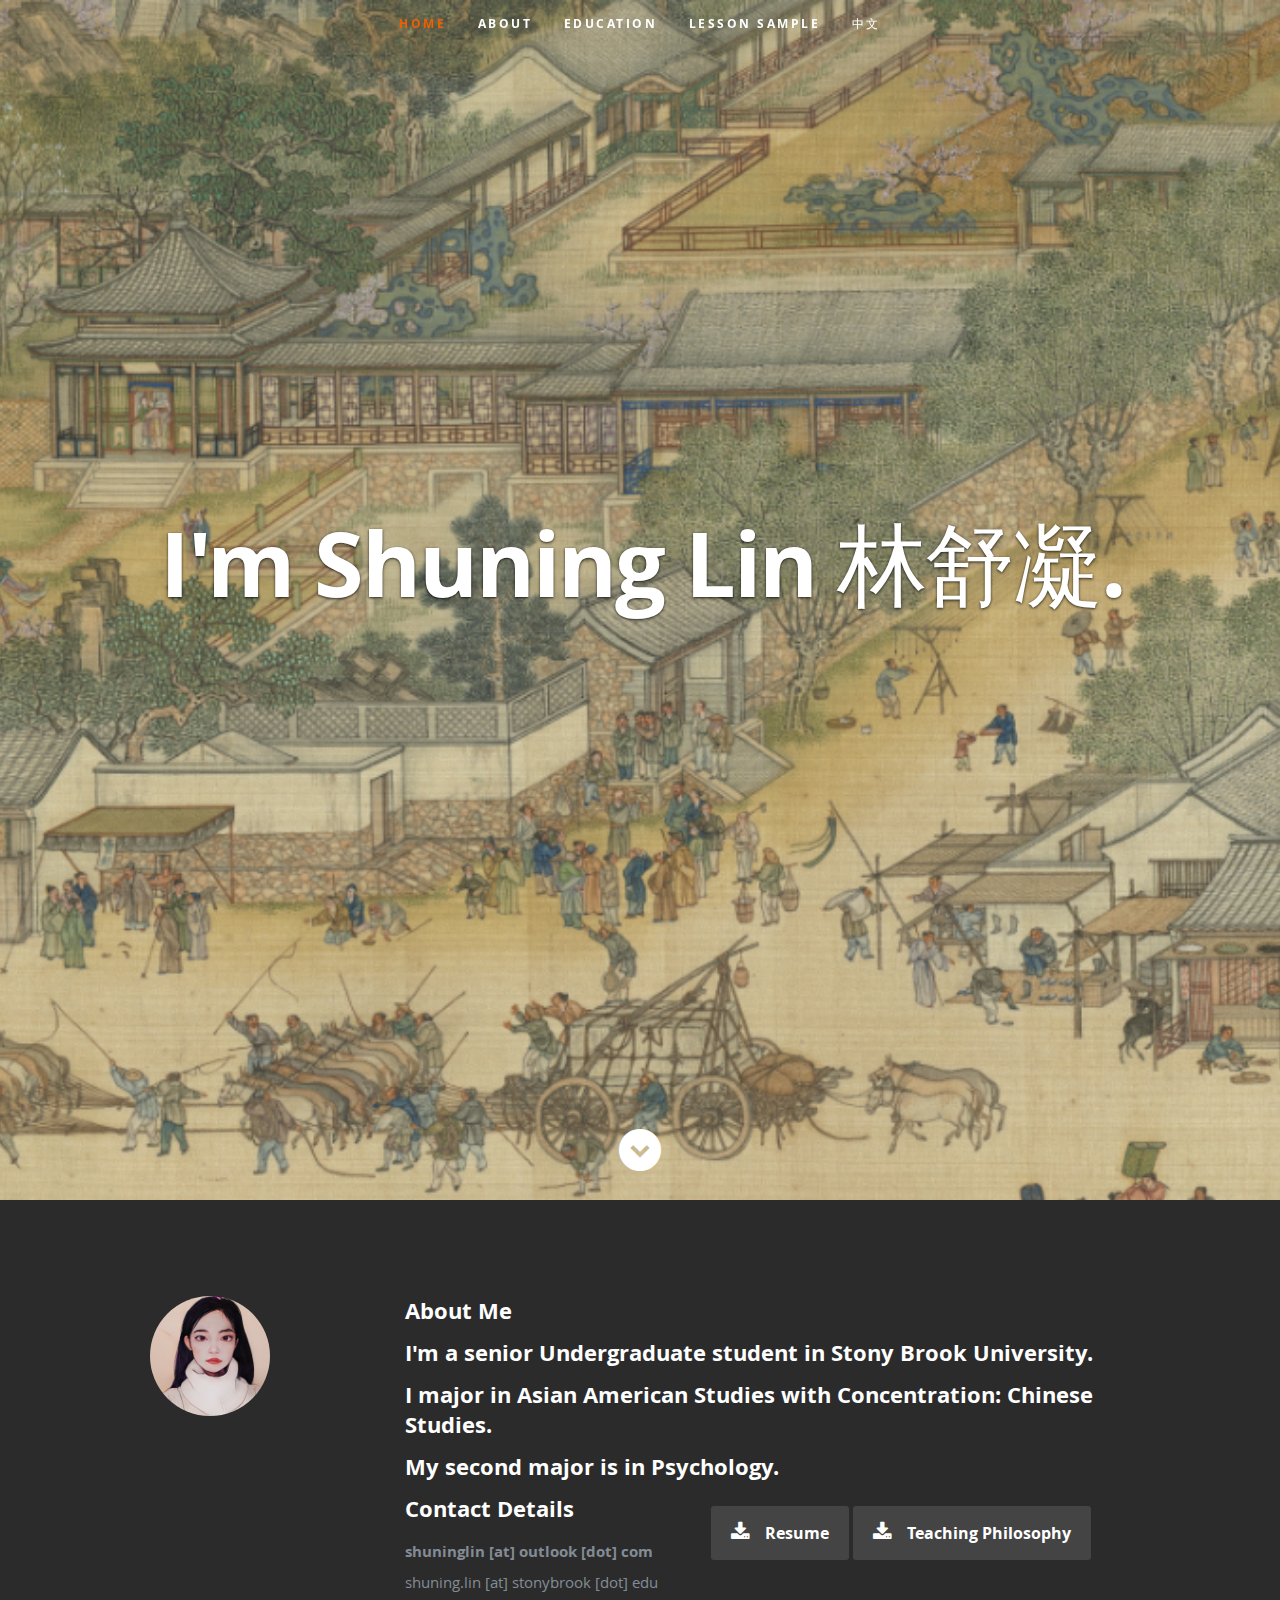
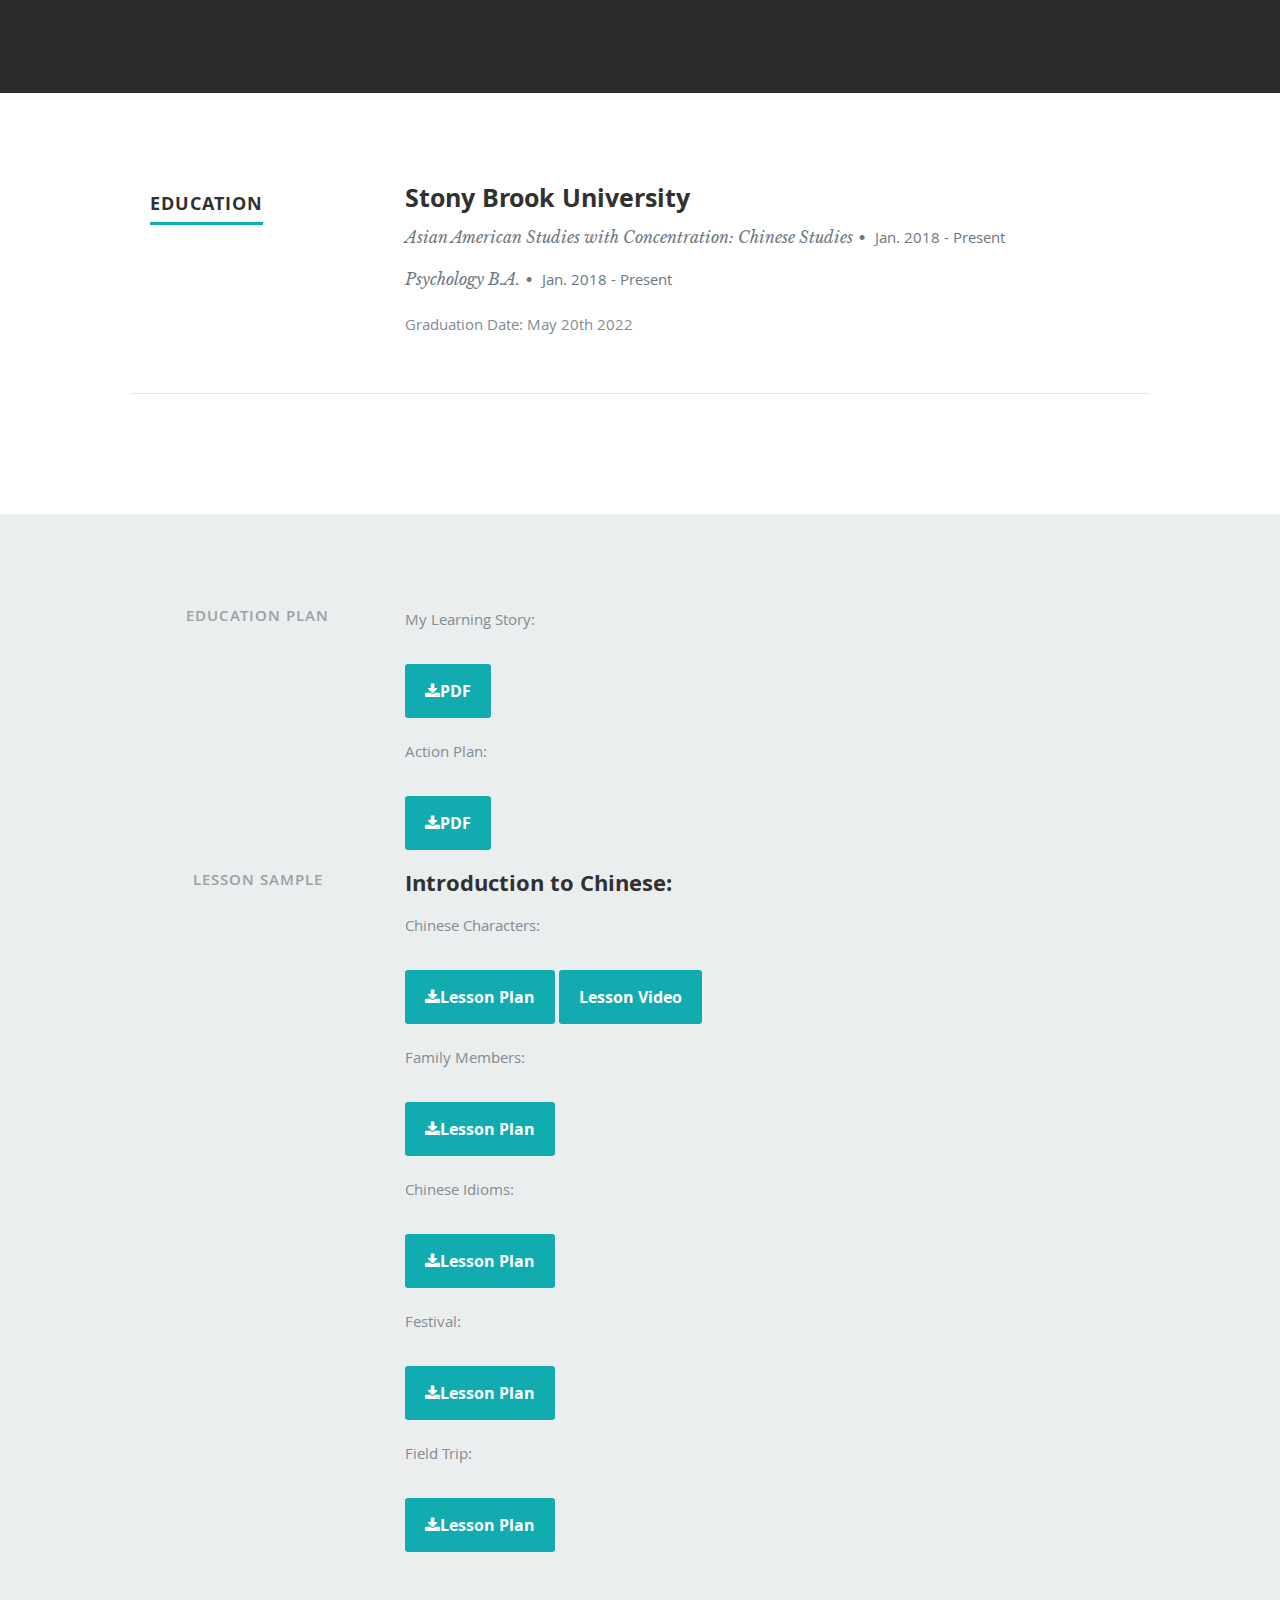
<file: index.html>
<!DOCTYPE html>
<!--[if lt IE 8 ]><html class="no-js ie ie7" lang="en"> <![endif]-->
<!--[if IE 8 ]><html class="no-js ie ie8" lang="en"> <![endif]-->
<!--[if (gte IE 8)|!(IE)]><!--><html class="no-js" lang="en"> <!--<![endif]-->
<head>

   <!--- Basic Page Needs
   ================================================== -->
   <meta charset="utf-8">
	<title>Shuning Lin</title>
	<meta name="description" content="">
	<meta name="author" content="">

   <!-- Mobile Specific Metas
   ================================================== -->
	<meta name="viewport" content="width=device-width, initial-scale=1, maximum-scale=1">

	<!-- CSS
    ================================================== -->
   <link rel="stylesheet" href="css/default.css">
   <link rel="stylesheet" href="css/layout.css">
   <link rel="stylesheet" href="css/media-queries.css">
   <link rel="stylesheet" href="css/magnific-popup.css">
   <link rel="stylesheet" href="css/academicons/css/academicons.min.css"/>
   <!-- Script
   ================================================== -->
	<script src="js/modernizr.js"></script>

   <!-- Favicons
	================================================== -->
	<link rel="shortcut icon" href="images/BCIcon.png" >

</head>

<body>

   <!-- Header
   ================================================== -->
   <header id="home">

      <nav id="nav-wrap">

         <a class="mobile-btn" href="#nav-wrap" title="Show navigation">Show navigation</a>
	      <a class="mobile-btn" href="#" title="Hide navigation">Hide navigation</a>

         <ul id="nav" class="nav">
            <li class="current"><a class="smoothscroll" href="#home">Home</a></li>
            <li><a class="smoothscroll" href="#about">About</a></li>
            <li><a class="smoothscroll" href="#education">Education</a></li>
            <li><a class="smoothscroll" href="#works">Lesson Sample</a></li>
            <li><a class="smoothscroll" href="index_cn.html">中文</a></li>
         </ul> <!-- end #nav -->

      </nav> <!-- end #nav-wrap -->

      <div class="row banner">
         <div class="banner-text">
            <h1 class="responsive-headline">I'm Shuning Lin 林舒凝.</h1>

            <hr />
         </div>
      </div>

      <p class="scrolldown">
         <a class="smoothscroll" href="#about"><i class="icon-down-circle"></i></a>
      </p>

   </header> <!-- Header End -->


   <!-- About Section
   ================================================== -->
   <section id="about">

      <div class="row">

         <div class="three columns">
           <img class="profile-pic"  src="images/profilepic.png" />

         </div>

         <div class="nine columns main-col">

            <h2>About Me</h2>


            <h2>I'm a senior Undergraduate student in <span>Stony Brook University</span>.</h2>
            <h2>I major in Asian American Studies with Concentration: Chinese Studies.</h2>
            <h2>My second major is in Psychology.</h2>
            <div class="row">

               <div class="columns contact-details">

                  <h2>Contact Details</h2>
                    <b><span>shuninglin [at] outlook [dot] com</span></b>
                    <span>shuning.lin [at] stonybrook [dot] edu</span>
					   </p>

               </div>

               <div class="columns download">
                 <p>
                    <a href="files/CV_Shuning_Lin_04102022.pdf" class="button" target="_blank"><i class="fa fa-download"></i>Resume</a>
                    <a href="files/teachingphilosophy.pdf" class="button" target="_blank"><i class="fa fa-download"></i>Teaching Philosophy</a>
                 </p>
               </div>
            </div> <!-- end row -->
         </div> <!-- end .main-col -->
      </div>

   </section> <!-- About Section End-->


   <!-- Education Section
   ================================================== -->
   <section id="education">

      <div class="row education">

         <div class="three columns header-col">
            <h1><span>Education</span></h1>
         </div>

         <div class="nine columns main-col">

            <div class="row item">

               <div class="twelve columns">

                  <h3>Stony Brook University</h3>
                  <p class="info">Asian American Studies with Concentration: Chinese Studies<span>&bull;</span> <em class="date">Jan. 2018 - Present</em></p>
                  <p class="info">Psychology B.A.<span>&bull;</span> <em class="date">Jan. 2018 - Present</em></p>
                  <p>Graduation Date: May 20th 2022</p>

               </div>

            </div> <!-- item end -->

         </div> <!-- main-col end -->

      </div> <!-- End Education -->

   </section> <!-- Education Section End-->
   <!-- Education Section
   ================================================== -->

   <section id="works">
     <!-- education plan
     ----------------------------------------------- -->
     <div class="row works">

        <div class="three columns header-col">
           <h1><span>Education Plan</span></h1>
        </div>

        <div class="nine columns main-col">

            <p>My Learning Story:</p>
            <a href="files/learningstory.pdf" class="button" target="_blank"><i class="fa fa-download"></i>PDF</a>
            <p>Action Plan:</p>
            <a href="files/actionplan.pdf" class="button" target="_blank"><i class="fa fa-download"></i>PDF</a>


        </div> <!-- main-col end -->

     </div> <!-- End education plan -->
      <!-- lessonsample
      ----------------------------------------------- -->
      <div class="row works">

         <div class="three columns header-col">
            <h1><span>Lesson Sample</span></h1>
         </div>

         <div class="nine columns main-col">

                 <h3>Introduction to Chinese:</h3>
                 <p>Chinese Characters:</p>
                 <a href="files/lp_chinesecharacters.pdf" class="button" target="_blank"><i class="fa fa-download"></i>Lesson Plan</a>
                 <a href="https://youtu.be/c7vZbNt7RQk" class="button" target="_blank">Lesson Video</a>
                 <p>Family Members:</p>
                 <a href="files/lp_familymembers.pdf" class="button" target="_blank"><i class="fa fa-download"></i>Lesson Plan</a>
                 <p>Chinese Idioms:</p>
                 <a href="files/lp_chinese_idiom.pdf" class="button" target="_blank"><i class="fa fa-download"></i>Lesson Plan</a>
                 <p>Festival:</p>
                 <a href="files/lp_festival.pdf" class="button" target="_blank"><i class="fa fa-download"></i>Lesson Plan</a>
                 <p>Field Trip:</p>
                 <a href="files/worksample_05172022.pdf" class="button" target="_blank"><i class="fa fa-download"></i>Lesson Plan</a>


         </div> <!-- main-col end -->

      </div> <!-- End lessonsample -->

   </section> <!-- lessonsample Section End-->
</body>

</html>
</file>
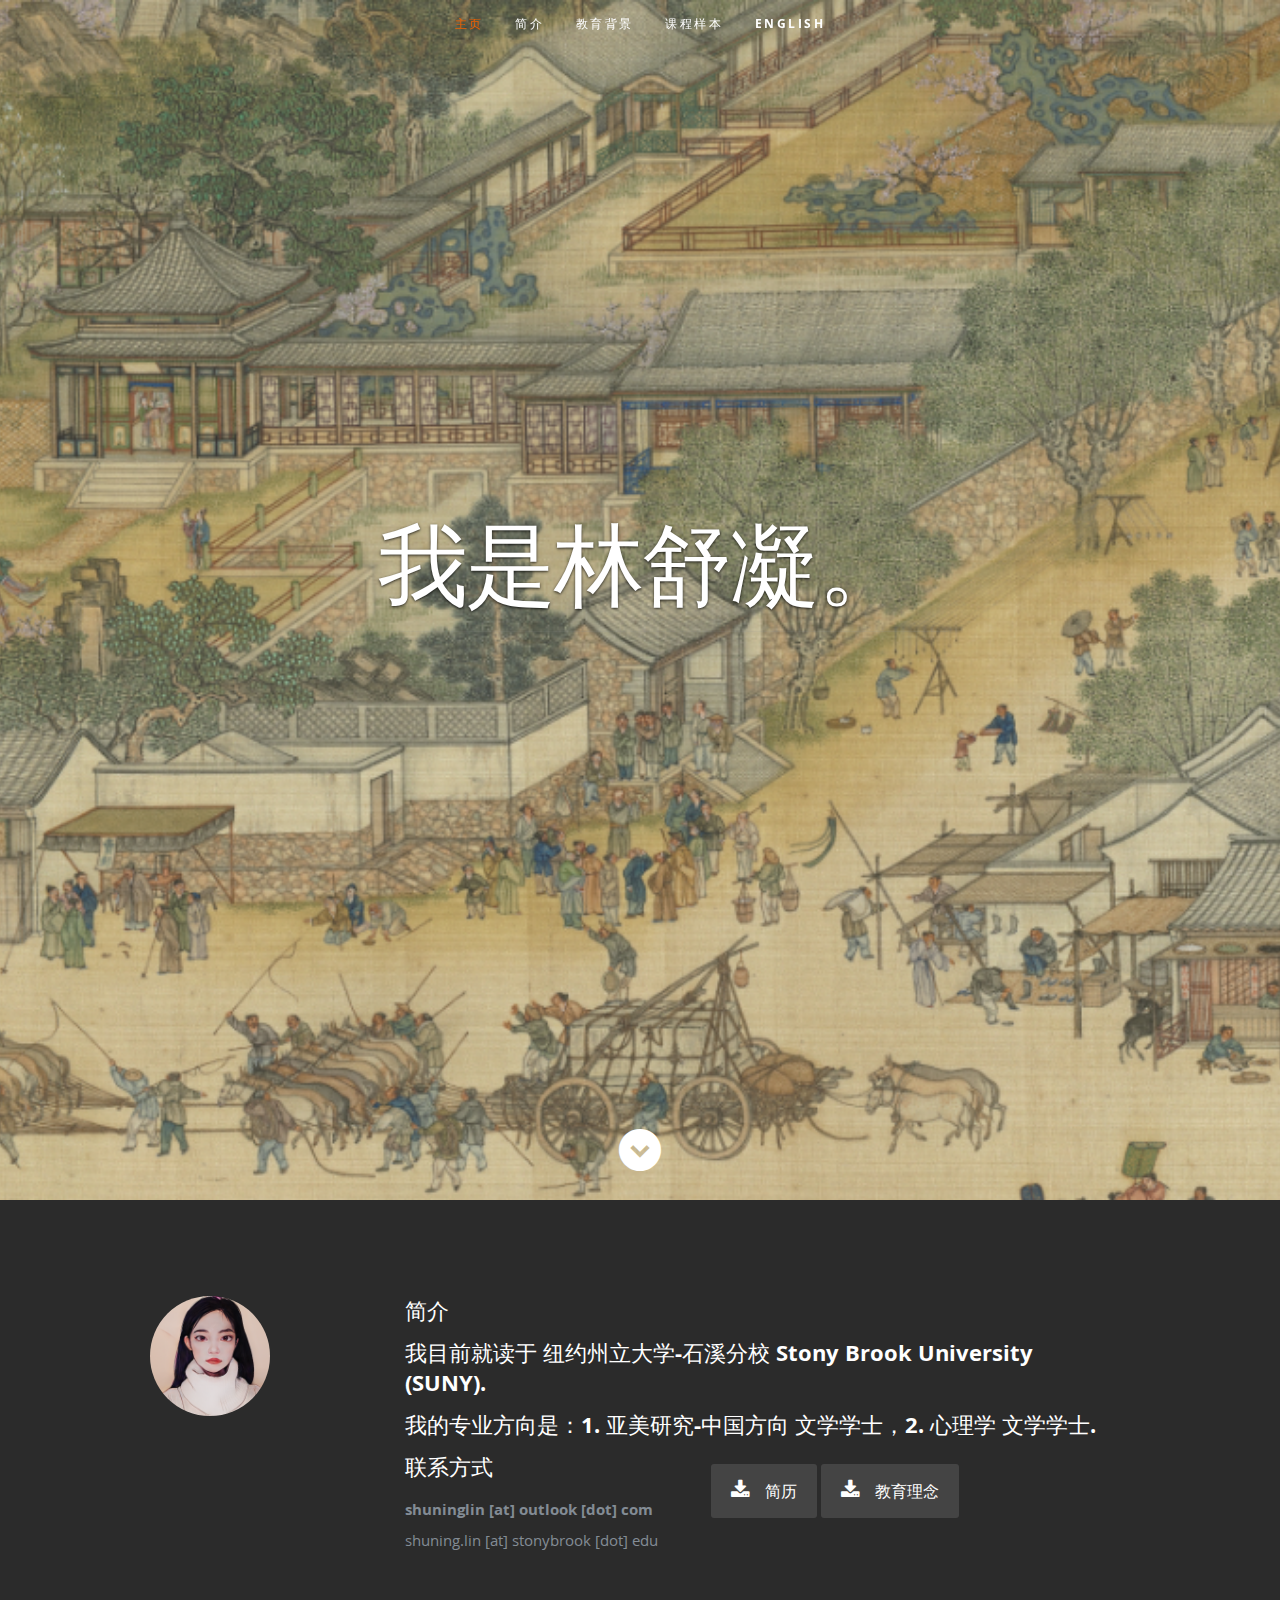
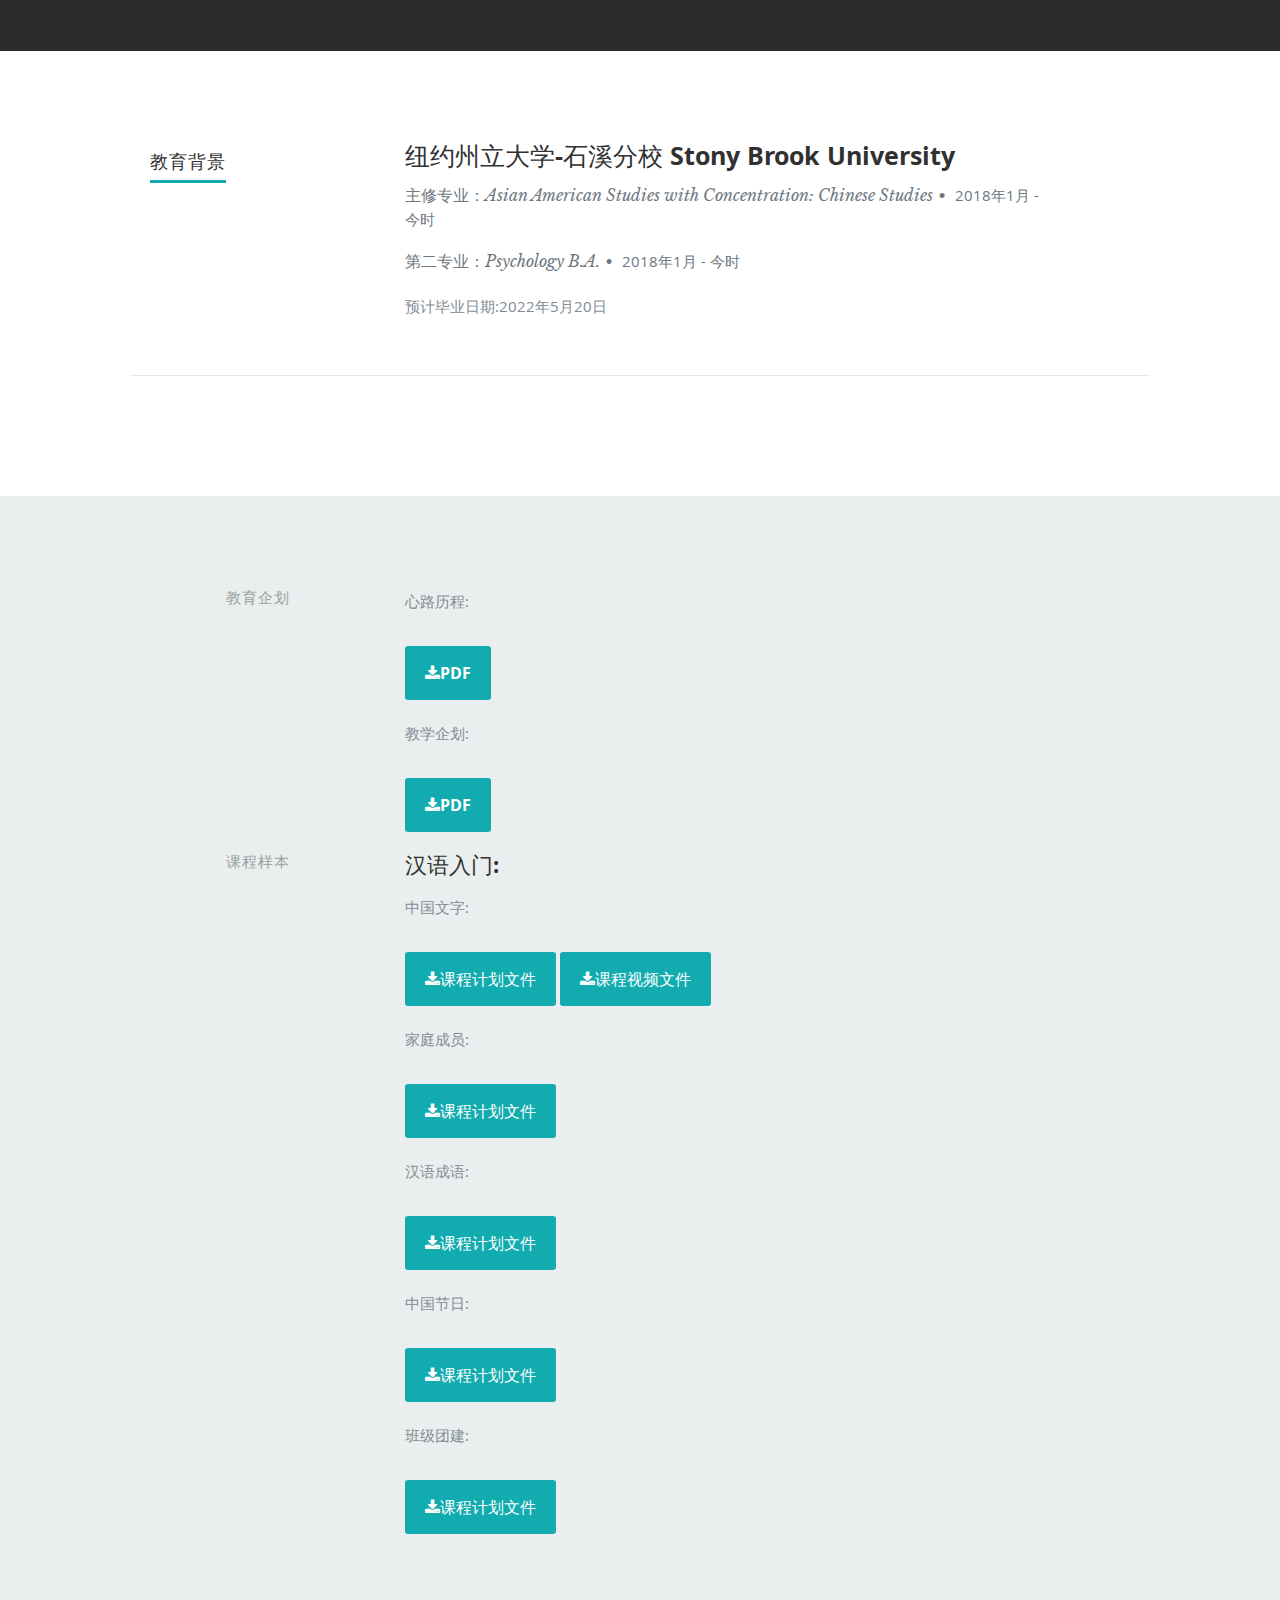
<file: index_cn.html>
<!DOCTYPE html>
<!--[if lt IE 8 ]><html class="no-js ie ie7" lang="en"> <![endif]-->
<!--[if IE 8 ]><html class="no-js ie ie8" lang="en"> <![endif]-->
<!--[if (gte IE 8)|!(IE)]><!--><html class="no-js" lang="en"> <!--<![endif]-->
<head>

   <!--- Basic Page Needs
   ================================================== -->
   <meta charset="utf-8">
	<title>林舒凝的个人主页</title>
	<meta name="description" content="">
	<meta name="author" content="">

   <!-- Mobile Specific Metas
   ================================================== -->
	<meta name="viewport" content="width=device-width, initial-scale=1, maximum-scale=1">

	<!-- CSS
    ================================================== -->
   <link rel="stylesheet" href="css/default.css">
	 <link rel="stylesheet" href="css/layout.css">
   <link rel="stylesheet" href="css/media-queries.css">
   <link rel="stylesheet" href="css/magnific-popup.css">
   <link rel="stylesheet" href="css/academicons/css/academicons.min.css"/>
   <!-- Script
   ================================================== -->
	<script src="js/modernizr.js"></script>

   <!-- Favicons
	================================================== -->
	<link rel="shortcut icon" href="images/BCIcon.png" >

</head>

<body>

   <!-- Header
   ================================================== -->
   <header id="home">

      <nav id="nav-wrap">

         <a class="mobile-btn" href="#nav-wrap" title="Show navigation">Show navigation</a>
	      <a class="mobile-btn" href="#" title="Hide navigation">Hide navigation</a>

         <ul id="nav" class="nav">
            <li class="current"><a class="smoothscroll" href="#home">主页</a></li>
            <li><a class="smoothscroll" href="#about">简介</a></li>
            <li><a class="smoothscroll" href="#education">教育背景</a></li>
            <li><a class="smoothscroll" href="#works">课程样本</a></li>
            <li><a class="smoothscroll" href="index.html">English</a></li>
         </ul> <!-- end #nav -->

      </nav> <!-- end #nav-wrap -->

      <div class="row banner">
         <div class="banner-text">
            <h1 class="responsive-headline">我是林舒凝。</h1>

            <hr />
         </div>
      </div>

      <p class="scrolldown">
         <a class="smoothscroll" href="#about"><i class="icon-down-circle"></i></a>
      </p>

   </header> <!-- Header End -->


   <!-- About Section
   ================================================== -->
   <section id="about">

      <div class="row">

         <div class="three columns">
           <img class="profile-pic"  src="images/profilepic.png" />

         </div>

         <div class="nine columns main-col">

            <h2>简介</h2>


            <h2>我目前就读于 <span>纽约州立大学-石溪分校 Stony Brook University (SUNY)</span>.</h2>
            <h2>我的专业方向是：1. 亚美研究-中国方向 文学学士，2. 心理学 文学学士.</h2>
            <div class="row">

               <div class="columns contact-details">

                  <h2>联系方式</h2>
                    <b><span>shuninglin [at] outlook [dot] com</span></b>
                    <span>shuning.lin [at] stonybrook [dot] edu</span>
					   </p>

               </div>

               <div class="columns download">
                 <p>
                    <a href="files/CV_Shuning_Lin_CN_04102022.pdf" class="button" target="_blank"><i class="fa fa-download"></i>简历</a>
                    <a href="files/teachingphilosophy.pdf" class="button" target="_blank"><i class="fa fa-download"></i>教育理念</a>
                 </p>
               </div>
            </div> <!-- end row -->
         </div> <!-- end .main-col -->
      </div>

   </section> <!-- About Section End-->


   <!-- Education Section
   ================================================== -->
   <section id="education">

      <div class="row education">

         <div class="three columns header-col">
            <h1><span>教育背景</span></h1>
         </div>

         <div class="nine columns main-col">

            <div class="row item">

               <div class="twelve columns">

                  <h3>纽约州立大学-石溪分校 Stony Brook University</h3>
                  <p class="info">主修专业：Asian American Studies with Concentration: Chinese Studies<span>&bull;</span> <em class="date"> 2018年1月 - 今时 </em></p>
                  <p class="info">第二专业：Psychology B.A.<span>&bull;</span> <em class="date"> 2018年1月 - 今时 </em></p>
                  <p>预计毕业日期:2022年5月20日</p>

               </div>

            </div> <!-- item end -->

         </div> <!-- main-col end -->

      </div> <!-- End Education -->

   </section> <!-- Education Section End-->
   <!-- Education Section
   ================================================== -->

   <section id="works">
     <!-- education plan
     ----------------------------------------------- -->
     <div class="row works">

        <div class="three columns header-col">
           <h1><span>教育企划</span></h1>
        </div>

        <div class="nine columns main-col">

            <p>心路历程:</p>
            <a href="files/learningstory.pdf" class="button" target="_blank"><i class="fa fa-download"></i>PDF</a>
            <p>教学企划:</p>
            <a href="files/actionplan.pdf" class="button" target="_blank"><i class="fa fa-download"></i>PDF</a>


        </div> <!-- main-col end -->

     </div> <!-- End education plan -->
      <!-- lessonsample
      ----------------------------------------------- -->
      <div class="row works">

         <div class="three columns header-col">
            <h1><span>课程样本</span></h1>
         </div>

         <div class="nine columns main-col">

                 <h3>汉语入门:</h3>
                 <p>中国文字:</p>
                 <a href="files/lp_chinesecharacters.pdf" class="button" target="_blank"><i class="fa fa-download"></i>课程计划文件</a>
                 <a href="https://youtu.be/c7vZbNt7RQk" class="button" target="_blank"><i class="fa fa-download"></i>课程视频文件</a>
                 <p>家庭成员:</p>
                 <a href="files/lp_familymembers.pdf" class="button" target="_blank"><i class="fa fa-download"></i>课程计划文件</a>
                 <p>汉语成语:</p>
                 <a href="files/lp_chinese_idiom.pdf" class="button" target="_blank"><i class="fa fa-download"></i>课程计划文件</a>
                 <p>中国节日:</p>
                 <a href="files/lp_festival.pdf" class="button" target="_blank"><i class="fa fa-download"></i>课程计划文件</a>
                 <p>班级团建:</p>
                 <a href="files/worksample_05172022.pdf" class="button" target="_blank"><i class="fa fa-download"></i>课程计划文件</a>


         </div> <!-- main-col end -->

      </div> <!-- End lessonsample -->

   </section> <!-- lessonsample Section End-->
</body>

</html>
</file>
<file: css/default.css>
/*
=====================================================================
*   Ceevee v1.0 Default Stylesheet
*   url: styleshout.com
*   03-17-2014
=====================================================================

TOC:
a. Webfonts and Icon fonts
b. Reset
c. Default Styles
   1. Basic
   2. Typography
   3. Links
   4. Images
   5. Buttons
   6. Forms
d. Grid
e. Others
   1. Clearing
   2. Misc

=====================================================================  */

/* ------------------------------------------------------------------ */
/* a. Webfonts and Icon fonts
 ------------------------------------------------------------------ */

@import url("fonts.css");
@import url("fontello/css/fontello.css");
@import url("font-awesome/css/font-awesome.min.css");

/* ------------------------------------------------------------------
/* b. Reset
      Adapted from:
      Normalize.css - https://github.com/necolas/normalize.css/
      HTML5 Doctor Reset - html5doctor.com/html-5-reset-stylesheet/
/* ------------------------------------------------------------------ */

html, body, div, span, object, iframe,
h1, h2, h3, h4, h5, h6, p, blockquote, pre,
abbr, address, cite, code,
del, dfn, em, img, ins, kbd, q, samp,
small, strong, sub, sup, var,
b, i,
dl, dt, dd, ol, ul, li,
fieldset, form, label, legend,
table, caption, tbody, tfoot, thead, tr, th, td,
article, aside, canvas, details, figcaption, figure,
footer, header, hgroup, menu, nav, section, summary,
time, mark, audio, video {
   margin: 0;
   padding: 0;
   border: 0;
   outline: 0;
   font-size: 100%;
   vertical-align: baseline;
   background: transparent;
}

article,aside,details,figcaption,figure,
footer,header,hgroup,menu,nav,section {
   display: block;
}

audio,
canvas,
video {
   display: inline-block;
}

audio:not([controls]) {
   display: none;
   height: 0;
}

[hidden] { display: none; }

code, kbd, pre, samp {
   font-family: monospace, serif;
   font-size: 1em;
}

pre {
   white-space: pre;
   white-space: pre-wrap;
   word-wrap: break-word;
}

blockquote, q { quotes: &#8220 &#8220; }

blockquote:before, blockquote:after,
q:before, q:after {
   content: '';
   content: none;
}

ins {
   background-color: #ff9;
   color: #000;
   text-decoration: none;
}

mark {
   background-color: #A7F4F6;
   color: #555;
}

del { text-decoration: line-through; }

abbr[title], dfn[title] {
   border-bottom: 1px dotted;
   cursor: help;
}

table {
   border-collapse: collapse;
   border-spacing: 0;
}


/* ------------------------------------------------------------------ */
/* c. Default and Basic Styles
      Adapted from:
      Skeleton CSS Framework - http://www.getskeleton.com/
      Typeplate Typographic Starter Kit - http://typeplate.com/
/* ------------------------------------------------------------------ */

/*  1. Basic  ------------------------------------------------------- */

*,
*:before,
*:after {
   -moz-box-sizing: border-box;
   -webkit-box-sizing: border-box;
   box-sizing: border-box;
}

html {
   font-size: 62.5%;
   -webkit-font-smoothing: antialiased;
}

body {
   background: #fff;
   font-family: 'opensans-regular', sans-serif;
   font-weight: normal;
   font-size: 15px;
   line-height: 30px;
	color: #838C95;

   -webkit-font-smoothing: antialiased; /* Fix for webkit rendering */
	-webkit-text-size-adjust: 100%;
}

/*  2. Typography
       Vertical rhythm with leading derived from 6
--------------------------------------------------------------------- */

h1, h2, h3, h4, h5, h6 {
   color: #313131;
	font-family: 'opensans-bold', sans-serif;
   font-weight: normal;
}
h1 a, h2 a, h3 a, h4 a, h5 a, h6 a { font-weight: inherit; }
h1 { font-size: 38px; line-height: 42px; margin-bottom: 12px; letter-spacing: -1px; }
h2 { font-size: 28px; line-height: 36px; margin-bottom: 6px; }
h3 { font-size: 22px; line-height: 30px; margin-bottom: 12px; }
h4 { font-size: 20px; line-height: 30px; margin-bottom: 6px; }
h5 { font-size: 18px; line-height: 30px; }
h6 { font-size: 14px; line-height: 30px; }
.subheader { }

p { margin: 0 0 30px 0; }
p img { margin: 0; }
p.lead {
   font: 19px/36px 'opensans-light', sans-serif;
   margin-bottom: 18px;
}

/* for 'em' and 'strong' tags, font-size and line-height should be same with
the body tag due to rendering problems in some browsers */
em { font: 15px/30px 'opensans-italic', sans-serif; }
strong, b { font: 15px/30px 'opensans-bold', sans-serif; }
small { font-size: 11px; line-height: inherit; }

/*	Blockquotes */
blockquote {
   margin: 30px 0px;
   padding-left: 40px;
   position: relative;
}
blockquote:before {
   content: "\201C";
   opacity: 0.45;
   font-size: 80px;
   line-height: 0px;
   margin: 0;
   font-family: arial, sans-serif;

   position: absolute;
   top:  30px;
	left: 0;
}
blockquote p {
   font-family: 'librebaskerville-italic', serif;
   padding: 0;
   font-size: 18px;
   line-height: 36px;
}
blockquote cite {
   display: block;
   font-size: 12px;
   font-style: normal;
   line-height: 18px;
}
blockquote cite:before { content: "\2014 \0020"; }
blockquote cite a,
blockquote cite a:visited { color: #8B9798; border: none }

/* ---------------------------------------------------------------------
/*  Pull Quotes Markup
/*
    <aside class="pull-quote">
		<blockquote>
			<p></p>
		</blockquote>
	 </aside>
/*
/* --------------------------------------------------------------------- */
.pull-quote {
   position: relative;
	padding: 18px 30px 18px 0px;
}
.pull-quote:before,
.pull-quote:after {
	height: 1em;
	opacity: 0.45;
	position: absolute;
	font-size: 80px;
   font-family: Arial, Sans-Serif;
}
.pull-quote:before {
	content: "\201C";
	top:  33px;
	left: 0;
}
.pull-quote:after {
	content: '\201D';
	bottom: -33px;
	right: 0;
}
.pull-quote blockquote {
   margin: 0;
}
.pull-quote blockquote:before {
   content: none;
}

/* Abbreviations */
abbr {
   font-family: 'opensans-bold', sans-serif;
	font-variant: small-caps;
	text-transform: lowercase;
   letter-spacing: .5px;
	color: gray;
}
abbr:hover { cursor: help; }

/* drop cap */
.drop-cap:first-letter {
	float: left;
	margin: 0;
	padding: 14px 6px 0 0;
	font-size: 84px;
	font-family: /* Copperplate */ 'opensans-bold', sans-serif;
   line-height: 60px;
	text-indent: 0;
	background: transparent;
	color: inherit;
}

hr { border: solid #E3E3E3; border-width: 1px 0 0; clear: both; margin: 11px 0 30px; height: 0; }


/*  3. Links  ------------------------------------------------------- */

a, a:visited {
   text-decoration: none;
   outline: 0;
   color: #11ABB0;

   -webkit-transition: color .3s ease-in-out;
   -moz-transition: color .3s ease-in-out;
   -o-transition: color .3s ease-in-out;
   transition: color .3s ease-in-out;
}
a:hover, a:focus { color: #313131; }
p a, p a:visited { line-height: inherit; }


/*  4. List  --------------------------------------------------------- */

ul, ol { margin-bottom: 24px; margin-top: 12px; }
ul { list-style: none outside; }
ol { list-style: decimal; }
ol, ul.square, ul.circle, ul.disc { margin-left: 30px; }
ul.square { list-style: square outside; }
ul.circle { list-style: circle outside; }
ul.disc { list-style: disc outside; }
ul ul, ul ol,
ol ol, ol ul { margin: 6px 0 6px 30px; }
ul ul li, ul ol li,
ol ol li, ol ul li { margin-bottom: 6px; }
li { line-height: 18px; margin-bottom: 12px; }
ul.large li { }
li p { }

/* ---------------------------------------------------------------------
/*  Stats Tab Markup

    <ul class="stats-tabs">
		<li><a href="#">[value]<b>[name]</b></a></li>
	 </ul>

    Extend this object into your markup.
/*
/* --------------------------------------------------------------------- */
.stats-tabs {
   padding: 0;
   margin: 24px 0;
}
.stats-tabs li {
	display: inline-block;
	margin: 0 10px 18px 0;
	padding: 0 10px 0 0;
	border-right: 1px solid #ccc;
}
.stats-tabs li:last-child {
	margin: 0;
	padding: 0;
	border: none;
}
.stats-tabs li a {
	display: inline-block;
	font-size: 22px;
	font-family: 'opensans-bold', sans-serif;
   border: none;
   color: #313131;
}
.stats-tabs li a:hover {
   color:#11ABB0;
}
.stats-tabs li a b {
	display: block;
	margin: 6px 0 0 0;
	font-size: 13px;
	font-family: 'opensans-regular', sans-serif;
   color: #8B9798;
}

/* definition list */
dl { margin: 12px 0; }
dt { margin: 0; color:#11ABB0; }
dd { margin: 0 0 0 20px; }

/* Lining Definition Style Markup */
.lining dt,
.lining dd {
	display: inline;
	margin: 0;
}
.lining dt + dt:before,
.lining dd + dt:before {
	content: "\A";
	white-space: pre;
}
.lining dd + dd:before {
	content: ", ";
}
.lining dd:before {
	content: ": ";
	margin-left: -0.2em;
}

/* Dictionary Definition Style Markup */
.dictionary-style dt {
	display: inline;
	counter-reset: definitions;
}
.dictionary-style dt + dt:before {
	content: ", ";
	margin-left: -0.2em;
}
.dictionary-style dd {
	display: block;
	counter-increment: definitions;
}
.dictionary-style dd:before {
	content: counter(definitions, decimal) ". ";
}

/* Pagination */
.pagination {
   margin: 36px auto;
   text-align: center;
}
.pagination ul li {
   display: inline-block;
   margin: 0;
   padding: 0;
}
.pagination .page-numbers {
   font: 15px/18px 'opensans-bold', sans-serif;
   display: inline-block;
   padding: 6px 10px;
   margin-right: 3px;
   margin-bottom: 6px;
	color: #6E757C;
	background-color: #E6E8EB;

	-webkit-transition: all 200ms ease-in-out;
	-moz-transition: all 200ms ease-in-out;
	-o-transition: all 200ms ease-in-out;
	-ms-transition: all 200ms ease-in-out;
	transition: all 200ms ease-in-out;

   -moz-border-radius: 3px;
   -webkit-border-radius: 3px;
   -khtml-border-radius: 3px;
	border-radius: 3px;
}
.pagination .page-numbers:hover {
   background: #838A91;
   color: #fff;
}
.pagination .current,
.pagination .current:hover {
   background-color: #11ABB0;
   color: #fff;
}
.pagination .inactive,
.pagination .inactive:hover {
   background-color: #E6E8EB;
	color: #A9ADB2;
}
.pagination .prev, .pagination .next {}

/*  5. Images  --------------------------------------------------------- */

img {
   max-width: 100%;
   height: auto;
}
img.pull-right { margin: 12px 0px 0px 18px; }
img.pull-left { margin: 12px 18px 0px 0px; }

/*  6. Buttons  --------------------------------------------------------- */

.button,
.button:visited,
button,
input[type="submit"],
input[type="reset"],
input[type="button"] {
   font: 16px/30px 'opensans-bold', sans-serif;
   background: #11ABB0;
   display: inline-block;
	text-decoration: none;
   letter-spacing: 0;
   color: #fff;
	padding: 12px 20px;
	margin-bottom: 18px;
   border: none;
   cursor: pointer;
   height: auto;

   -webkit-transition: all .2s ease-in-out;
	-moz-transition: all .2s ease-in-out;
	-o-transition: all .2s ease-in-out;
	-ms-transition: all .2s ease-in-out;
	transition: all .2s ease-in-out;

   -moz-border-radius: 3px;
   -webkit-border-radius: 3px;
   -khtml-border-radius: 3px;
   border-radius: 3px;
}

.button:hover,
button:hover,
input[type="submit"]:hover,
input[type="reset"]:hover,
input[type="button"]:hover {
   background: #3d4145;
   color: #fff;
}

.button:active,
button:active,
input[type="submit"]:active,
input[type="reset"]:active,
input[type="button"]:active {
   background: #3d4145;
   color: #fff;
}

.button.full-width,
button.full-width,
input[type="submit"].full-width,
input[type="reset"].full-width,
input[type="button"].full-width {
	width: 100%;
	padding-left: 0 !important;
	padding-right: 0 !important;
	text-align: center;
}

/* Fix for odd Mozilla border & padding issues */
button::-moz-focus-inner,
input::-moz-focus-inner {
    border: 0;
    padding: 0;
}


/*  7. Forms  --------------------------------------------------------- */

form { margin-bottom: 24px; }
fieldset { margin-bottom: 24px; }

input[type="text"],
input[type="password"],
input[type="email"],
textarea,
select {
   display: block;
   padding: 18px 15px;
   margin: 0 0 24px 0;
   border: 0;
   outline: none;
   vertical-align: middle;
   min-width: 225px;
	max-width: 100%;
   font-size: 15px;
   line-height: 24px;
	color: #647373;
	background: #D3D9D9;

}

/* select { padding: 0;
   width: 220px;
   } */

input[type="text"]:focus,
input[type="password"]:focus,
input[type="email"]:focus,
textarea:focus {
   color: #B3B7BC;
	background-color: #3d4145;
}

textarea { min-height: 220px; }

label,
legend {
   font: 16px/24px 'opensans-bold', sans-serif;
	margin: 12px 0;
   color: #3d4145;
   display: block;
}
label span,
legend span {
	color: #8B9798;
   font: 14px/24px 'opensans-regular', sans-serif;
}

input[type="checkbox"],
input[type="radio"] {
    font-size: 15px;
    color: #737373;
}

input[type="checkbox"] { display: inline; }

/* ------------------------------------------------------------------ */
/* d. Grid
---------------------------------------------------------------------
   gutter = 40px.
/* ------------------------------------------------------------------ */

/* default
--------------------------------------------------------------- */
.row {
   width: 96%;
   max-width: 1020px;
   margin: 0 auto;
}
/* fixed width for IE8 */
.ie .row { width: 1000px ; }

.narrow .row { max-width: 980px; }

.row .row { width: auto; max-width: none; margin: 0 -20px; }

/* row clearing */
.row:before,
.row:after {
    content: " ";
    display: table;
}
.row:after {
    clear: both;
}

.column, .columns {
   position: relative;
   padding: 0 20px;
   min-height: 1px;
   float: left;
}
.column.centered, .columns.centered  {
    float: none;
    margin: 0 auto;
}

/* removed gutters */
.row.collapsed > .column,
.row.collapsed > .columns,
.column.collapsed, .columns.collapsed  { padding: 0; }

[class*="column"] + [class*="column"]:last-child { float: right; }
[class*="column"] + [class*="column"].end { float: right; }

/* column widths */
.row .one         { width: 8.33333%; }
.row .two         { width: 16.66667%; }
.row .three       { width: 25%; }
.row .four        { width: 33.33333%; }
.row .five        { width: 41.66667%; }
.row .six         { width: 50%; }
.row .seven       { width: 58.33333%; }
.row .eight       { width: 66.66667%; }
.row .nine        { width: 75%; }
.row .ten         { width: 83.33333%; }
.row .eleven      { width: 91.66667%; }
.row .twelve      { width: 100%; }

/* Offsets */
.row .offset-1    { margin-left: 8.33333%; }
.row .offset-2    { margin-left: 16.66667%; }
.row .offset-3    { margin-left: 25%; }
.row .offset-4    { margin-left: 33.33333%; }
.row .offset-5    { margin-left: 41.66667%; }
.row .offset-6    { margin-left: 50%; }
.row .offset-7    { margin-left: 58.33333%; }
.row .offset-8    { margin-left: 66.66667%; }
.row .offset-9    { margin-left: 75%; }
.row .offset-10   { margin-left: 83.33333%; }
.row .offset-11   { margin-left: 91.66667%; }

/* Push/Pull */
.row .push-1      { left: 8.33333%; }
.row .pull-1      { right: 8.33333%; }
.row .push-2      { left: 16.66667%; 	}
.row .pull-2      { right: 16.66667%; }
.row .push-3      { left: 25%; }
.row .pull-3      { right: 25%;	}
.row .push-4      { left: 33.33333%; }
.row .pull-4      { right: 33.33333%; }
.row .push-5      { left: 41.66667%; }
.row .pull-5      { right: 41.66667%; }
.row .push-6      { left: 50%; }
.row .pull-6      { right: 50%; }
.row .push-7      { left: 58.33333%; }
.row .pull-7      { right: 58.33333%; }
.row .push-8      { left: 66.66667%; 	}
.row .pull-8      { right: 66.66667%; }
.row .push-9      { left: 75%; }
.row .pull-9      { right: 75%; }
.row .push-10     { left: 83.33333%; }
.row .pull-10     { right: 83.33333%; }
.row .push-11     { left: 91.66667%; }
.row .pull-11     { right: 91.66667%; }

/* block grids
--------------------------------------------------------------------- */
.bgrid-sixths [class*="column"]   { width: 16.66667%; }
.bgrid-quarters [class*="column"] { width: 25%; }
.bgrid-thirds [class*="column"]   { width: 33.33333%; }
.bgrid-halves [class*="column"]   { width: 50%; }

[class*="bgrid"] [class*="column"] + [class*="column"]:last-child { float: left; }

/* Left clearing for block grid columns - columns that changes width in
different screen sizes. Allows columns with different heights to align
properly.
--------------------------------------------------------------------- */
.first { clear: left; }   /* first column in default screen */
.s-first { clear: none; } /* first column in smaller screens */

/* smaller screens
--------------------------------------------------------------- */
@media only screen and (max-width: 900px) {

   /* block grids on small screens */
   .s-bgrid-sixths [class*="column"]   { width: 16.66667%; }
   .s-bgrid-quarters [class*="column"] { width: 25%; }
   .s-bgrid-thirds [class*="column"]   { width: 33.33333%; }
   .s-bgrid-halves [class*="column"]   { width: 50%; }

   /* block grids left clearing */
   .first { clear: none; }
   .s-first { clear: left; }

}

/* mobile wide/smaller tablets
--------------------------------------------------------------- */
@media only screen and (max-width: 767px) {

   .row {
	   width: 460px;
	   margin: 0 auto;
      padding: 0;
	}
   .column, .columns {
	   width: auto !important;
	   float: none;
	   margin-left: 0;
	   margin-right: 0;
      padding: 0 30px;
   }
   .row .row { width: auto; max-width: none; margin: 0 -30px; }

   [class*="column"] + [class*="column"]:last-child { float: none; }
   [class*="bgrid"] [class*="column"] + [class*="column"]:last-child { float: none; }

   /* Offsets */
   .row .offset-1    { margin-left: 0%; }
   .row .offset-2    { margin-left: 0%; }
   .row .offset-3    { margin-left: 0%; }
   .row .offset-4    { margin-left: 0%; }
   .row .offset-5    { margin-left: 0%; }
   .row .offset-6    { margin-left: 0%; }
   .row .offset-7    { margin-left: 0%; }
   .row .offset-8    { margin-left: 0%; }
   .row .offset-9    { margin-left: 0%; }
   .row .offset-10   { margin-left: 0%; }
   .row .offset-11   { margin-left: 0%; }
}

/* mobile narrow
--------------------------------------------------------------- */
@media only screen and (max-width: 460px) {

   .row { width: auto; }

}

/* larger screens
--------------------------------------------------------------- */
@media screen and (min-width: 1200px) {

   .wide .row { max-width: 1180px; }

}

/* ------------------------------------------------------------------ */
/* e. Others
/* ------------------------------------------------------------------ */

/*  1. Clearing
    (http://nicolasgallagher.com/micro-clearfix-hack/
--------------------------------------------------------------------- */

.cf:before,
.cf:after {
    content: " ";
    display: table;
}
.cf:after {
    clear: both;
}

/*  2. Misc -------------------------------------------------------- */

.remove-bottom { margin-bottom: 0 !important; }
.half-bottom { margin-bottom: 12px !important; }
.add-bottom { margin-bottom: 24px !important; }
.no-border { border: none; }

.text-center  { text-align: center !important; }
.text-left    { text-align: left !important; }
.text-right   { text-align: right !important; }
.pull-left    { float: left !important; }
.pull-right   { float: right !important; }
.align-center {
	margin-left: auto !important;
	margin-right: auto !important;
	text-align: center !important;
}
</file>
<file: css/layout.css>
/*
=====================================================================
*   Ceevee v1.0 Layout Stylesheet
*   url: styleshout.com
*   03-18-2014
=====================================================================

   TOC:
   a. General Styles
   b. Header Styles
   c. About Section
   d. Education Section
   e. Publications Section
   f. Footer

===================================================================== */

/* ------------------------------------------------------------------ */
/* a. General Styles
/* ------------------------------------------------------------------ */

body { background: #0f0f0f; }

/* ------------------------------------------------------------------ */
/* b. Header Styles
/* ------------------------------------------------------------------ */

header {
   position: relative;
   height: 1200px;
   min-height: 500px;
   width: 100%;
   background: #161415 url(../images/background.png) no-repeat top center;
   background-size: cover !important;
	-webkit-background-size: cover !important;
   text-align: center;
   overflow: hidden;
}

/* vertically center banner section */
header:before {
   content: '';
   display: inline-block;
   vertical-align: middle;
   height: 100%;
}
header .banner {
   display: inline-block;
   vertical-align: middle;
   margin: 0 auto;
   width: 85%;
   padding-bottom: 30px;s
   text-align: center;
}

header .banner-text { width: 100%; }
header .banner-text h1 {
   font: 90px/1.1em 'opensans-bold', sans-serif;
   color: #fff;
   letter-spacing: -2px;
   margin: 0 auto 18px auto;
   text-shadow: 0px 1px 3px rgba(0, 0, 0, .8);
}
header .banner-text h3 {
   font: 18px/1.9em 'librebaskerville-regular', serif;
   color: #A8A8A8;
   margin: 0 auto;
   width: 70%;
   text-shadow: 0px 1px 2px rgba(0, 0, 0, .5);
}
header .banner-text h3 span,
header .banner-text h3 a {
   color: #fff;
}
header .banner-text hr {
   width: 60%;
   margin: 18px auto 24px auto;
   border-color: #2F2D2E;
   border-color: rgba(150, 150, 150, .1);
}

/* header social links */
header .social {
   margin: 24px 0;
   padding: 0;
   font-size: 30px;
   text-shadow: 0px 1px 2px rgba(0, 0, 0, .8);
}
header .social li {
   display: inline-block;
   margin: 0 15px;
   padding: 0;
}
header .social li a { color: #fff; }
header .social li a:hover { color: #11ABB0; }

/* scrolldown link */
header .scrolldown a {
   position: absolute;
   bottom: 30px;
   left: 50%;
   margin-left: -29px;
   color: #fff;
   display: block;
   height: 42px;
   width: 42px;
   font-size: 42px;
   line-height: 42px;
   color: #fff;
   border-radius: 100%;

   -webkit-transition: all .3s ease-in-out;
   -moz-transition: all .3s ease-in-out;
   -o-transition: all .3s ease-in-out;
   transition: all .3s ease-in-out;
}
header .scrolldown a:hover { color: #11ABB0; }

/* primary navigation
--------------------------------------------------------------------- */
#nav-wrap ul, #nav-wrap li, #nav-wrap a {
	 margin: 0;
	 padding: 0;
	 border: none;
	 outline: none;
}

/* nav-wrap */
#nav-wrap {
   font: 12px 'opensans-bold', sans-serif;
   width: 100%;
   text-transform: uppercase;
   letter-spacing: 2.5px;
   margin: 0 auto;
   z-index: 100;
   position: fixed;
   left: 0;
   top: 0;
}
.opaque { background-color: #333; }

/* hide toggle button */
#nav-wrap > a.mobile-btn { display: none; }

ul#nav {
   min-height: 48px;
   width: auto;

   /* center align the menu */
   text-align: center;
}
ul#nav li {
   position: relative;
   list-style: none;
   height: 48px;
   display: inline-block;
}

/* Links */
ul#nav li a {

/* 8px padding top + 8px padding bottom + 32px line-height = 48px */

   display: inline-block;
   padding: 8px 13px;
   line-height: 32px;
	text-decoration: none;
   text-align: left;
   color: #fff;

	-webkit-transition: color .2s ease-in-out;
	-moz-transition: color .2s ease-in-out;
	-o-transition: color .2s ease-in-out;
	-ms-transition: color .2s ease-in-out;
	transition: color .2s ease-in-out;
}

ul#nav li a:active { background-color: transparent !important; }
ul#nav li.current a { color: #F06000; }


/* ------------------------------------------------------------------ */
/* c. About Section
/* ------------------------------------------------------------------ */

#about {
   background: #2B2B2B;
   padding-top: 96px;
   padding-bottom: 66px;
   overflow: hidden;
}

#about a, #about a:visited  { color: #fff; }
#about a:hover, #about a:focus { color: #11ABB0; }

#about h2 {
   font: 22px/30px 'opensans-bold', sans-serif;
   color: #fff;
   margin-bottom: 12px;
}
#about p {
   line-height: 30px;
   color: #7A7A7A;
}
#about .profile-pic {
   position: relative;
   width: 120px;
   height: 120px;
   border-radius: 100%;
}
#about .contact-details { width: 41.66667%; }
#about .download {
   width: 58.33333%;
   padding-top: 6px;
}
#about .main-col { padding-right: 5%; }
#about .download .button {
   margin-top: 6px;
   background: #444;
}
#about .download .button:hover {
   background: #fff;
   color: #2B2B2B;
}
#about .download .button i {
   margin-right: 15px;
   font-size: 20px;
}


/* ------------------------------------------------------------------ */
/* d. Education Section
/* ------------------------------------------------------------------ */

#education {
   background: #fff;
   padding-top: 90px;
   padding-bottom: 72px;
   overflow: hidden;
}

#education a, #education a:visited  { color: #11ABB0; }
#education a:hover, #education a:focus { color: #313131; }

#education h1 {
   font: 18px/24px 'opensans-bold', sans-serif;
   text-transform: uppercase;
   letter-spacing: 1px;
}
#education h1 span {
   border-bottom: 3px solid #11ABB0;
   padding-bottom: 6px;
}
#education h3 {
   font: 25px/30px 'opensans-bold', sans-serif;
}

#education .header-col { padding-top: 9px; }
#education .main-col { padding-right: 10%; }

.education, .work {
   margin-bottom: 48px;
   padding-bottom: 24px;
   border-bottom: 1px solid #E8E8E8;
}
#education .info {
   font: 16px/24px 'librebaskerville-italic', serif;
   color: #6E7881;
   margin-bottom: 18px;
   margin-top: 9px;
}
#education .info span {
   margin-right: 5px;
   margin-left: 5px;
}
#education .date {
   font: 15px/24px 'opensans-regular', sans-serif;
   margin-top: 6px;
}

/* ------------------------------------------------------------------ */
/* e. Works Section
/* ------------------------------------------------------------------ */

#works {
   background: #ebeeee;
   padding-top: 90px;
   padding-bottom: 60px;
}
#works h1 {
   font: 15px/24px 'opensans-semibold', sans-serif;
   text-transform: uppercase;
   letter-spacing: 1px;
   text-align: center;
   margin-bottom: 48px;
   color: #95A3A3;
}

/* works Content */
#works-wrapper .columns { margin-bottom: 36px; }
.works-item .item-wrap {
   background: #fff;
   overflow: hidden;
   position: relative;

   -webkit-transition: all 0.3s ease-in-out;
	-moz-transition: all 0.3s ease-in-out;
	-o-transition: all 0.3s ease-in-out;
	-ms-transition: all 0.3s ease-in-out;
	transition: all 0.3s ease-in-out;
}
.works-item .item-wrap a {
   display: block;
   cursor: pointer;
}

/* overlay */
.works-item .item-wrap .overlay {
   position: absolute;
   left: 0;
   top: 0;
   width: 100%;
   height: 100%;

	opacity: 0;
	-moz-opacity: 0;
	filter:alpha(opacity=0);

   -webkit-transition: opacity 0.3s ease-in-out;
	-moz-transition: opacity 0.3s ease-in-out;
	-o-transition: opacity 0.3s ease-in-out;
	transition: opacity 0.3s ease-in-out;

   background: url(../images/overlay-bg.png) repeat;
}
.works-item .item-wrap .link-icon {
   display: block;
   color: #fff;
   height: 30px;
   width: 30px;
   font-size: 18px;
   line-height: 30px;
   text-align: center;

   opacity: 0;
	-moz-opacity: 0;
	filter:alpha(opacity=0);

   -webkit-transition: opacity 0.3s ease-in-out;
	-moz-transition: opacity 0.3s ease-in-out;
	-o-transition: opacity 0.3s ease-in-out;
	transition: opacity 0.3s ease-in-out;

   position: absolute;
   top: 50%;
   left: 50%;
   margin-left: -15px;
   margin-top: -15px;
}
.works-item .item-wrap img {
   vertical-align: bottom;
}
.works-item .works-item-meta { padding: 18px }
.works-item .works-item-meta h5 {
   font: 14px/21px 'opensans-bold', sans-serif;
   color: #fff;
}
.works-item .works-item-meta p {
   font: 12px/18px 'opensans-light', sans-serif;
   color: #c6c7c7;
   margin-bottom: 0;
}

/* on hover */
.works-item:hover .overlay {
	opacity: 1;
	-moz-opacity: 1;
	filter:alpha(opacity=100);
}
.works-item:hover .link-icon {
   opacity: 1;
	-moz-opacity: 1;
	filter:alpha(opacity=100);
}




/* popup modal */
.popup-modal {
	max-width: 550px;
	background: #fff;
	position: relative;
	margin: 0 auto;
}
.popup-modal .description-box { padding: 12px 36px 18px 36px; }
.popup-modal .description-box h4 {
   font: 15px/24px 'opensans-bold', sans-serif;
	margin-bottom: 12px;
   color: #111;
}
.popup-modal .description-box p {
	font: 14px/24px 'opensans-regular', sans-serif;
   color: #A1A1A1;
   margin-bottom: 12px;
}
.popup-modal .description-box .categories {
   font: 11px/21px 'opensans-light', sans-serif;
   color: #A1A1A1;
   text-transform: uppercase;
   letter-spacing: 2px;
   display: block;
   text-align: left;
}
.popup-modal .description-box .categories i {
   margin-right: 8px;
}
.popup-modal .link-box {
   padding: 18px 36px;
   background: #111;
   text-align: left;
}
.popup-modal .link-box a {
   color: #fff;
	font: 11px/21px 'opensans-bold', sans-serif;
	text-transform: uppercase;
   letter-spacing: 3px;
   cursor: pointer;
}
.popup-modal a:hover {	color: #00CCCC; }
.popup-modal a.popup-modal-dismiss { margin-left: 24px; }



/* ------------------------------------------------------------------ */
/* i. Footer
/* ------------------------------------------------------------------ */

footer {
   padding-top: 48px;
   margin-bottom: 48px;
   color: #303030;
   font-size: 14px;
   text-align: center;
   position: relative;
}

footer a, footer a:visited { color: #525252; }
footer a:hover, footer a:focus { color: #fff; }

/* copyright */
footer .copyright {
    margin: 0;
    padding: 0;
 }
footer .copyright li {
    display: inline-block;
    margin: 0;
    padding: 0;
    line-height: 24px;
}
.ie footer .copyright li {
   display: inline;
}
footer .copyright li:before {
    content: "\2022";
    padding-left: 10px;
    padding-right: 10px;
    color: #095153;
}
footer .copyright  li:first-child:before {
    display: none;
}

/* social links */
footer .social-links {
   margin: 18px 0 30px 0;
   padding: 0;
   font-size: 30px;
}
footer .social-links li {
    display: inline-block;
    margin: 0;
    padding: 0;
    margin-left: 42px;
    color: #F06000;
}

footer .social-links li:first-child { margin-left: 0; }

/* Go To Top Button */
#go-top {
	position: absolute;
	top: -24px;
   left: 50%;
   margin-left: -30px;
}
#go-top a {
	text-decoration: none;
	border: 0 none;
	display: block;
	width: 60px;
	height: 60px;
	background-color: #525252;

	-webkit-transition: all 0.2s ease-in-out;
   -moz-transition: all 0.2s ease-in-out;
   -o-transition: all 0.2s ease-in-out;
   -ms-transition: all 0.2s ease-in-out;
   transition: all 0.2s ease-in-out;

   color: #fff;
   font-size: 21px;
   line-height: 60px;
 	border-radius: 100%;
}
#go-top a:hover { background-color: #0F9095; }
</file>
<file: css/media-queries.css>
/* ==================================================================

*   Ceevee Media Queries
*   url: styleshout.com
*   03-18-2014

/* ================================================================== */


/* screenwidth less than 1024px
--------------------------------------------------------------------- */
@media only screen and (max-width: 1024px) {

    /* header styles
   ------------------------------------------------------------------ */
   header .banner-text h1 {
      font: 80px/1.1em 'opensans-bold', sans-serif;
      letter-spacing: -1px;
      margin: 0 auto 12px auto;
   }

}

/* screenwidth less than 900px
--------------------------------------------------------------------- */
@media only screen and (max-width: 900px) {

    /* header styles
   ------------------------------------------------------------------ */
   header .banner { padding-bottom: 12px; }
   header .banner-text h1 {
      font: 78px/1.1em 'opensans-bold', sans-serif;
      letter-spacing: -1px;      
   }
   header .banner-text h3 {
      font: 17px/1.9em 'librebaskerville-regular', serif;
      width: 80%;
   }
   header .banner-text hr {
      width: 65%;
      margin: 12px auto;
   }
   /* nav-wrap */
   #nav-wrap {
      font: 11px 'opensans-bold', sans-serif;
      letter-spacing: 1.5px;
   }


   /* About Section
   ------------------------------------------------------------------- */
   #about .profile-pic {
      width: 114px;
      height: 114px;
      margin-left: 12px;
   }
   #about .contact-details { width: 50%; }
   #about .download { width: 50%; }

   /* Resume Section
   ------------------------------------------------------------------- */
   #resume h1 { font: 16px/24px 'opensans-bold', sans-serif; }
   #resume .main-col { padding-right: 5%; }   

   /* Testimonials Section
   ------------------------------------------------------------------- */
   #testimonials .header-col h1:before {
      font-size: 66px;
      line-height: 66px;
   }
   #testimonials blockquote p {
      font-size: 22px;
      line-height: 46px;      
   }

    /* Call to Action Section
   ------------------------------------------------------------------- */
   #call-to-action .header-col h1:before {
      font-size: 66px;
      line-height: 66px;
   }

   /* Contact Section
   ------------------------------------------------------------------- */
   #contact .section-head { margin-bottom: 30px; }
   #contact .header-col h1:before {
      font-size: 66px;
      line-height: 66px;
   }
   #contact .section-head p.lead { font: 17px/33px opensans-light, sans-serif; }


}

/* mobile wide/smaller tablets
---------------------------------------------------------------------- */

@media only screen and (max-width: 767px) {

   /* mobile navigation
   -------------------------------------------------------------------- */
   #nav-wrap {
      font: 12px 'opensans-bold', sans-serif;
      background: transparent !important;
      letter-spacing: 1.5px;  
      width: auto;
      position: fixed;
      top: 0;
      right: 0;
   }
   #nav-wrap > a {
	   width: 48px;
		height: 48px;
		text-align: left;
		background-color: #CC5200;
		position: relative;
      border: none;
      float: right;

      font: 0/0 a;
      text-shadow: none;
      color: transparent;

      position: relative;
      top: 0px;
      right: 30px;
   }

	#nav-wrap > a:before,
   #nav-wrap > a:after {
	   position: absolute;
		border: 2px solid #fff;
		top: 35%;
		left: 25%;
		right: 25%;
		content: '';
	}
   #nav-wrap > a:after { top: 60%; }

   /* toggle buttons */
	#nav-wrap:not( :target ) > a:first-of-type,
	#nav-wrap:target > a:last-of-type  {
	   display: block;
	}

   /* hide menu panel */
   #nav-wrap ul#nav {
      height: auto;
		display: none;
      clear: both;
      width: auto; 
      float: right;     

      position: relative;
      top: 12px;
      right: 0;
   }

   /* display menu panels */
	#nav-wrap:target > ul#nav	{
	   display: block;
      padding: 30px 20px 48px 20px;
      background: #1f2024;
      margin: 0 30px;
      clear: both;
   }

   ul#nav li {
      display: block;
      height: auto;      
      margin: 0 auto; 
      padding: 0 4%;           
      text-align: left;
      border-bottom: 1px solid #2D2E34;
      border-bottom-style: dotted; 
   }
  
   ul#nav li a {  
      display: block;    
      margin: 0;
      padding: 0;      
      margin: 12px 0; 
      line-height: 16px; /* reset line-height from 48px */
      border: none;
   }  


   /* Header Styles
   -------------------------------------------------------------------- */
   header .banner {
      padding-bottom: 12px;
      padding-top: 6px;
   }
   header .banner-text h1 { font: 68px/1.1em 'opensans-bold', sans-serif; }
   header .banner-text h3 {
      font: 16px/1.9em 'librebaskerville-regular', serif;
      width: 85%;
   }
   header .banner-text hr {
      width: 80%;
      margin: 18px auto;
   }

   /* header social links */
   header .social {
      margin: 18px 0 24px 0;
      font-size: 24px;
      line-height: 36px;      
   }
   header .social li { margin: 0 10px; }

    /* scrolldown link */
   header .scrolldown { display: none; }


   /* About Section
   -------------------------------------------------------------------- */
   #about .profile-pic { display: none; }
   #about .download .button {
      width: 100%;
      text-align: center;
      padding: 15px 20px;
   }
   #about .main-col { padding-right: 30px; }


   /* Resume Section
   --------------------------------------------------------------------- */
   #resume .header-col {
      padding-top: 0;
      margin-bottom: 48px;
      text-align: center;
   }
   #resume h1 { letter-spacing: 3px; }
   #resume .main-col { padding-right: 30px; }
   #resume h3, #resume .info { text-align: center; }
      
   .bars { width: 100%; }


   /* Call To Action Section
   /* ----------------------------------------------------------------- */
   #call-to-action { text-align: center; }
   #call-to-action h1 {
      font: 16px/24px 'opensans-bold', sans-serif;
      text-align: center;
      margin-bottom: 30px;
      text-shadow: 0px 1px 3px rgba(0, 0, 0, 1);
   }
   #call-to-action h1 span { display: block; }
   #call-to-action .header-col h1:before { content: none; }
   #call-to-action p { font-size: 15px; }


   /* Portfolio Section
   /* ----------------------------------------------------------------- */
   #portfolio-wrapper .columns { margin-bottom: 40px; }
   .popup-modal {	max-width: 85%; }


   /* Testimonials Section
   ----------------------------------------------------------------------- */
   #testimonials .text-container { text-align: center; }
   #testimonials h1 {
      font: 16px/24px 'opensans-bold', sans-serif;
      text-align: center;
      margin-bottom: 30px;
      text-shadow: 0px 1px 3px rgba(0, 0, 0, 1);
   }
   #testimonials h1 span { display: block; }
   #testimonials .header-col h1:before { content: none; }
   #testimonials blockquote { padding-bottom: 24px; }
   #testimonials blockquote p {
      font-size: 20px;
      line-height: 42px;      
   }

   /* Control Nav */
   .flex-control-nav {
      text-align: center;
      margin-left: -30px;
   }


   /* contact Section
   ----------------------------------------------------------------------- */
   #contact { padding-bottom: 66px; }
   #contact .section-head { margin-bottom: 12px; }
   #contact .section-head h1 {
      font: 16px/24px 'opensans-bold', sans-serif;            
      text-align: center;   
      margin-bottom: 30px;
      text-shadow: 0px 1px 3px rgba(0, 0, 0, 1);
   }  
   #contact h1 span { display: block; }
   #contact .header-col { padding-top: 0; }
   #contact .header-col h1:before { content: none;	}
   #contact .section-head p.lead { text-align: center;}

   /* form */
   #contact label {
      float: none;
      width: 100%;
   }
   #contact input,
   #contact textarea,
   #contact select {
     	margin-bottom: 6px;    	
      width: 100%;
   }
   #contact button.submit { margin: 30px 0 24px 0; }
   #message-warning, #message-success {
      width: 100%;
      margin-left: 0;
   }


   /* footer
   ------------------------------------------------------------------------ */
  
   /* copyright */
   footer .copyright li:before { content: none; }
   footer .copyright li { margin-right: 12px; }

   /* social links */
   footer .social-links { font-size: 22px; }
   footer .social-links li { margin-left: 18px; }

   /* Go To Top Button */
   #go-top { margin-left: -22px; }
   #go-top a {
   	width: 54px;
   	height: 54px;
      font-size: 18px;
      line-height: 54px;
   }


}

/* mobile narrow
  -------------------------------------------------------------------------- */

@media only screen and (max-width: 480px) {

   /* mobile navigation
   -------------------------------------------------------------------- */
   #nav-wrap ul#nav { width: auto; float: none; }

   /* header styles
   -------------------------------------------------------------------- */
   header .banner { padding-top: 24px; }
   header .banner-text h1 {
      font: 40px/1.1em 'opensans-bold', sans-serif;      
      margin: 0 auto 24px auto;
   }
   header .banner-text h3 {
      font: 14px/1.9em 'librebaskerville-regular', sans-serif;
      width: 90%;
   }
  
   /* header social links */
   header .social { font-size: 20px;}
   header .social li { margin: 0 6px; }

   /* footer
   ------------------------------------------------------------------------ */

   /* social links */
   footer .social-links { font-size: 20px; }
   footer .social-links li { margin-left: 14px; }   

}
</file>
<file: css/academicons/css/academicons.min.css>
.ai-ul,.fa-ul{list-style-type:none}.ai-li,.fa-li{top:.14285714em;text-align:center}.ai-fw,.ai-li,.fa-fw,.fa-li{text-align:center}.ai.fa-pull-left,.fa.fa-pull-left{margin-right:.3em}@font-face{font-family:Academicons;src:url(../fonts/academicons.eot?v=1.8.6);src:url(../fonts/academicons.eot?v=1.8.6) format('embedded-opentype'),url(../fonts/academicons.ttf?v=1.8.6) format('truetype'),url(../fonts/academicons.woff?v=1.8.6) format('woff'),url(../fonts/academicons.svg?v=1.8.6#academicons) format('svg');font-weight:400;font-style:normal}.ai{display:inline-block;font:normal normal normal 14px/1 Academicons;font-size:inherit;text-rendering:auto;-webkit-font-smoothing:antialiased;-moz-osx-font-smoothing:grayscale}.ai-lg,.fa-lg{line-height:.75em;vertical-align:-15%}.ai-academia:before{content:"\e9af"}.ai-academia-square:before{content:"\e93d"}.ai-acclaim:before{content:"\e92e"}.ai-acclaim-square:before{content:"\e93a"}.ai-acm:before{content:"\e93c"}.ai-acm-square:before{content:"\e95d"}.ai-acmdl:before{content:"\e96a"}.ai-acmdl-square:before{content:"\e9d3"}.ai-ads:before{content:"\e9cb"}.ai-ads-square:before{content:"\e94a"}.ai-arxiv:before{content:"\e974"}.ai-arxiv-square:before{content:"\e9a6"}.ai-biorxiv:before{content:"\e9a2"}.ai-biorxiv-square:before{content:"\e98b"}.ai-ceur:before{content:"\e96d"}.ai-ceur-square:before{content:"\e92f"}.ai-coursera:before{content:"\e95f"}.ai-coursera-square:before{content:"\e97f"}.ai-cv:before{content:"\e9a5"}.ai-cv-square:before{content:"\e90a"}.ai-dataverse:before{content:"\e9f7"}.ai-dataverse-square:before{content:"\e9e4"}.ai-dblp:before{content:"\e94f"}.ai-dblp-square:before{content:"\e93f"}.ai-depsy:before{content:"\e97a"}.ai-depsy-square:before{content:"\e94b"}.ai-doi:before{content:"\e97e"}.ai-doi-square:before{content:"\e98f"}.ai-dryad:before{content:"\e97c"}.ai-dryad-square:before{content:"\e98c"}.ai-figshare:before{content:"\e981"}.ai-figshare-square:before{content:"\e9e7"}.ai-google-scholar:before{content:"\e9d4"}.ai-google-scholar-square:before{content:"\e9f9"}.ai-ideas-repec:before{content:"\e9ed"}.ai-ideas-repec-square:before{content:"\e9f8"}.ai-ieee:before{content:"\e929"}.ai-ieee-square:before{content:"\e9b9"}.ai-impactstory:before{content:"\e9cf"}.ai-impactstory-square:before{content:"\e9aa"}.ai-inspire:before{content:"\e9e9"}.ai-inspire-square:before{content:"\e9fe"}.ai-lattes:before{content:"\e9b3"}.ai-lattes-square:before{content:"\e99c"}.ai-mathoverflow:before{content:"\e9f6"}.ai-mathoverflow-square:before{content:"\e97b"}.ai-mendeley:before{content:"\e9f0"}.ai-mendeley-square:before{content:"\e9f3"}.ai-open-access:before{content:"\e939"}.ai-open-access-square:before{content:"\e9f4"}.ai-orcid:before{content:"\e9d9"}.ai-orcid-square:before{content:"\e9c3"}.ai-osf:before{content:"\e9ef"}.ai-osf-square:before{content:"\e931"}.ai-overleaf:before{content:"\e914"}.ai-overleaf-square:before{content:"\e98d"}.ai-philpapers:before{content:"\e98a"}.ai-philpapers-square:before{content:"\e96f"}.ai-piazza:before{content:"\e99a"}.ai-piazza-square:before{content:"\e90c"}.ai-publons:before{content:"\e937"}.ai-publons-square:before{content:"\e94e"}.ai-pubmed:before{content:"\e99f"}.ai-pubmed-square:before{content:"\e97d"}.ai-researcherid:before{content:"\e91a"}.ai-researcherid-square:before{content:"\e95c"}.ai-researchgate:before{content:"\e95e"}.ai-researchgate-square:before{content:"\e99e"}.ai-scirate:before{content:"\e98e"}.ai-scirate-square:before{content:"\e99d"}.ai-semantic-scholar:before{content:"\e96e"}.ai-semantic-scholar-square:before{content:"\e96c"}.ai-springer:before{content:"\e928"}.ai-springer-square:before{content:"\e99b"}.ai-zotero:before{content:"\e962"}.ai-zotero-square:before{content:"\e932"}.ai-lg{font-size:1.33333333em}.ai-2x{font-size:2em}.ai-3x{font-size:3em}.ai-4x{font-size:4em}.ai-5x{font-size:5em}.ai-fw{width:1.28571429em}.ai-ul{padding-left:0;margin-left:2.14285714em}.ai-ul>li{position:relative}.ai-li{position:absolute;left:-2.14285714em;width:2.14285714em}.ai-li.fa-lg{left:-1.85714286em}.ai-border{padding:.2em .25em .15em;border:.08em solid #eee;border-radius:.1em}.ai-pull-left{float:left}.ai-pull-right{float:right}.ai.fa-pull-right{margin-left:.3em}.fa-lg{font-size:1.33333333em}.fa-2x{font-size:2em}.fa-3x{font-size:3em}.fa-4x{font-size:4em}.fa-5x{font-size:5em}.fa-fw{width:1.28571429em}.fa-ul{padding-left:0;margin-left:2.14285714em}.fa-ul>li{position:relative}.fa-li{position:absolute;left:-2.14285714em;width:2.14285714em}.fa-li.fa-lg{left:-1.85714286em}.fa-border{padding:.2em .25em .15em;border:.08em solid #eee;border-radius:.1em}.fa-pull-left{float:left}.fa-pull-right{float:right}.fa.fa-pull-right{margin-left:.3em}
</file>
